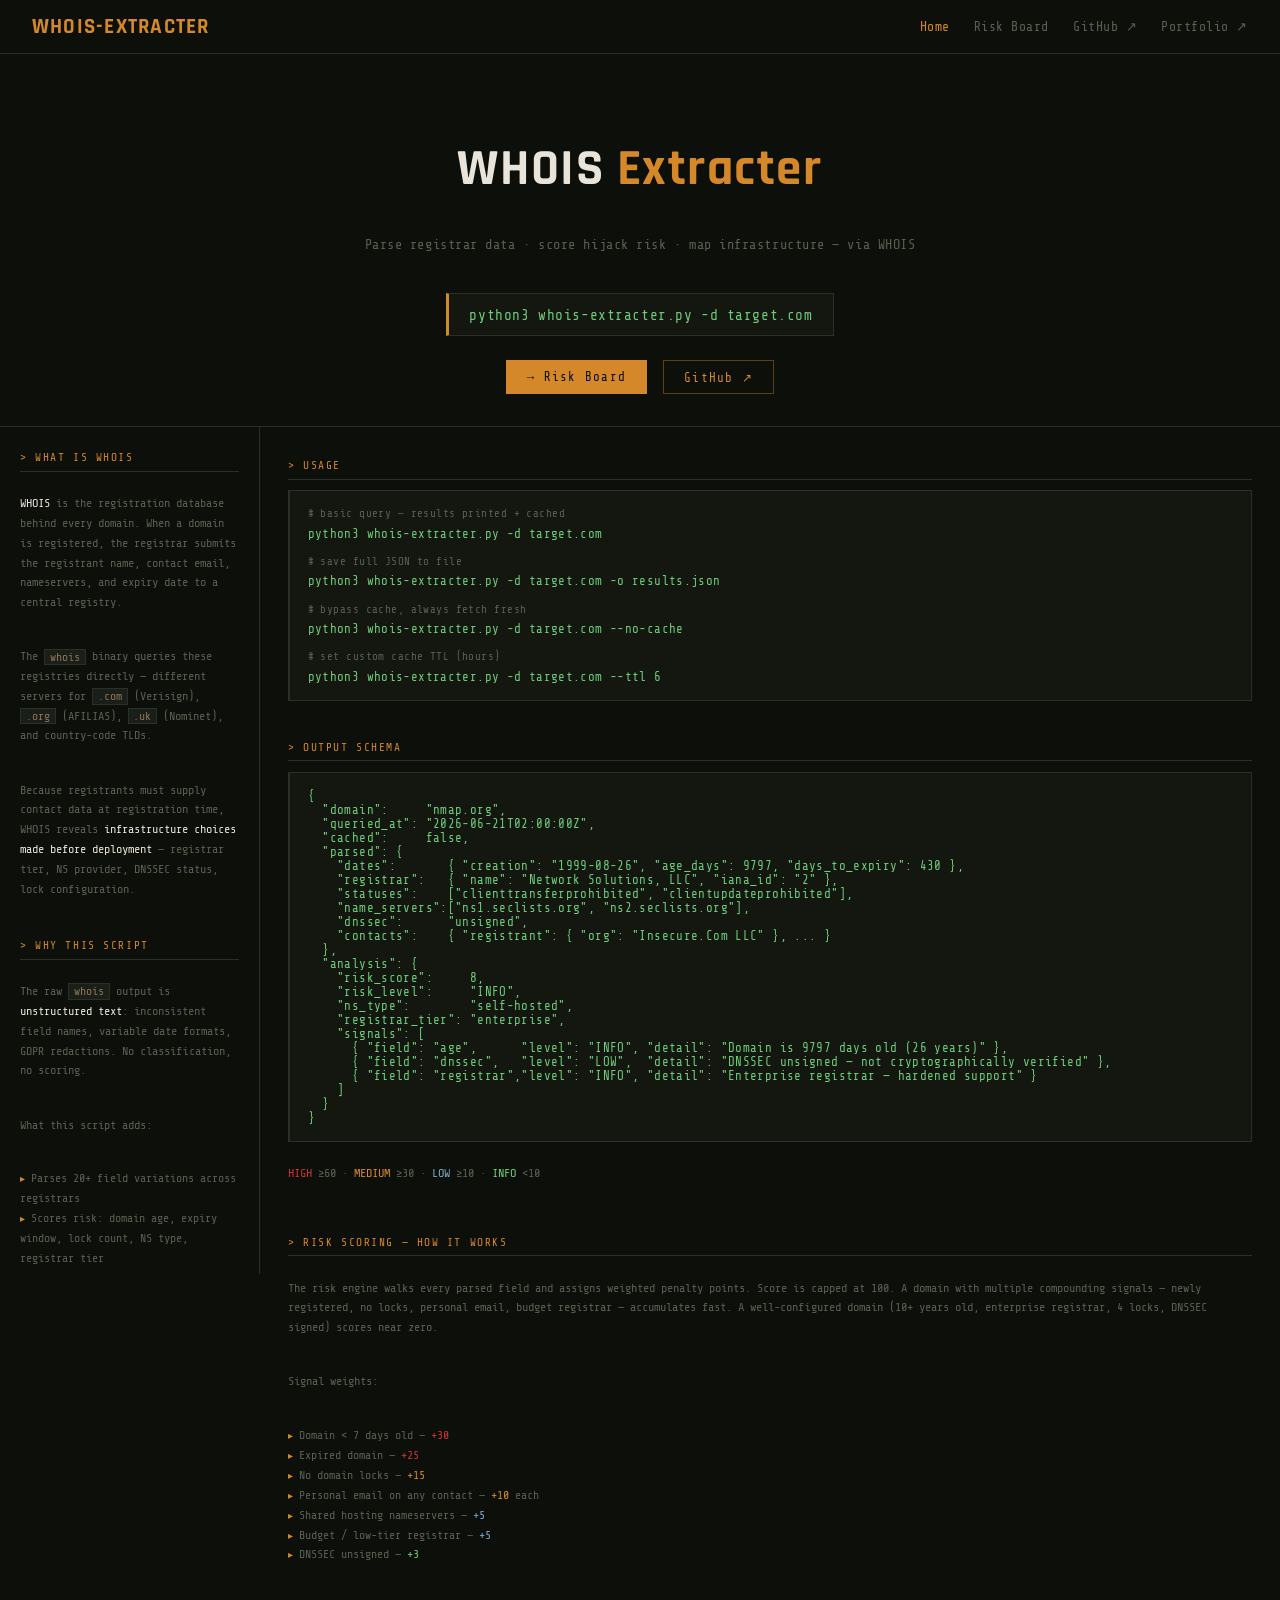
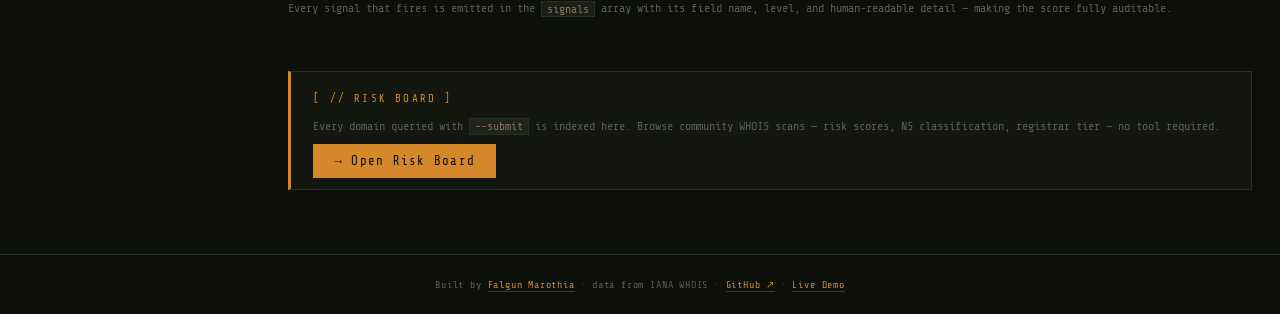
<file: web/index.html>
<!DOCTYPE html>
<html lang="en">
<head>
  <meta charset="UTF-8">
  <meta name="viewport" content="width=device-width, initial-scale=1">
  <title>whois-extracter — Domain Registration Risk Intelligence</title>
  <meta name="description" content="whois-extracter — parse WHOIS records, score domain hijack risk, detect NS infrastructure exposure. Zero pip deps, pure Python stdlib, offline SQLite cache.">
  <link rel="preconnect" href="https://fonts.googleapis.com">
  <link rel="preconnect" href="https://fonts.gstatic.com" crossorigin>
  <link href="https://fonts.googleapis.com/css2?family=Share+Tech+Mono&family=Rajdhani:wght@400;600;700&display=swap" rel="stylesheet">
  <link rel="stylesheet" href="assets/css/style.css">
</head>
<body>

<nav>
  <a class="nav-brand" href="index.html">WHOIS-EXTRACTER</a>
  <div class="nav-links">
    <a href="index.html" class="nav-active">Home</a>
    <a href="risk-board.html">Risk Board</a>
    <a href="https://github.com/fmfalgun/whois-extracter" target="_blank" rel="noopener noreferrer">GitHub ↗</a>
    <a href="https://fmfalgun.github.io" target="_blank" rel="noopener noreferrer">Portfolio ↗</a>
  </div>
</nav>

<div class="hero">
  <h1>WHOIS <span>Extracter</span></h1>
  <p>Parse registrar data · score hijack risk · map infrastructure — via WHOIS</p>
  <div class="install-block">
    <code class="install-cmd">python3 whois-extracter.py -d target.com</code>
  </div>
  <div class="hero-cta-row">
    <a href="risk-board.html" class="cta-btn">→ Risk Board</a>
    <a href="https://github.com/fmfalgun/whois-extracter" target="_blank" rel="noopener noreferrer" class="cta-ghost">GitHub ↗</a>
  </div>
</div>

<div class="layout">

  <!-- LEFT: sticky info panel -->
  <aside class="info-panel">

    <div class="panel-block">
      <div class="panel-heading">&gt; WHAT IS WHOIS</div>
      <p class="panel-text">
        <span class="hl">WHOIS</span> is the registration database behind every domain. When a domain
        is registered, the registrar submits the registrant name, contact email, nameservers, and
        expiry date to a central registry.
      </p>
      <p class="panel-text">
        The <code class="inline-code">whois</code> binary queries these registries directly — different
        servers for <code class="inline-code">.com</code> (Verisign), <code class="inline-code">.org</code>
        (AFILIAS), <code class="inline-code">.uk</code> (Nominet), and country-code TLDs.
      </p>
      <p class="panel-text">
        Because registrants must supply contact data at registration time, WHOIS reveals
        <span class="hl">infrastructure choices made before deployment</span> — registrar tier,
        NS provider, DNSSEC status, lock configuration.
      </p>
    </div>

    <div class="panel-block">
      <div class="panel-heading">&gt; WHY THIS SCRIPT</div>
      <p class="panel-text">
        The raw <code class="inline-code">whois</code> output is <span class="hl">unstructured text</span>:
        inconsistent field names, variable date formats, GDPR redactions. No classification, no scoring.
      </p>
      <p class="panel-text">What this script adds:</p>
      <ul class="panel-list">
        <li>Parses 20+ field variations across registrars</li>
        <li>Scores risk: domain age, expiry window, lock count, NS type, registrar tier</li>
        <li>Detects: personal email, single point of failure, server cluster ID in NS hostname</li>
        <li>SQLite cache — repeat queries instant (24h TTL)</li>
        <li>Structured JSON for piping</li>
      </ul>
    </div>

    <div class="panel-block">
      <div class="panel-heading">&gt; HOW IT WORKS</div>
      <div class="arch-diagram">
        <div class="arch-box input-box">python3 whois-extracter.py -d target.com</div>
        <div class="arch-arrow">▼</div>
        <div class="arch-box engine-box">system whois binary<span class="arch-sub">routes to correct registry: Verisign / RIPE / APNIC</span></div>
        <div class="arch-arrow">▼</div>
        <div class="arch-cache">
          <div class="cache-label">SQLITE CACHE (cache.db)</div>
          <div class="cache-sub">fresh (&lt;24h)? serve instantly<br>stale? call whois binary</div>
        </div>
        <div class="arch-arrow">▼</div>
        <div class="arch-box engine-box">PARSE + RISK ANALYZE<span class="arch-sub">20+ fields · score 0–100 · signals list</span></div>
        <div class="arch-arrow">▼</div>
        <div class="arch-box output-box">JSON OUTPUT + STDOUT SUMMARY</div>
      </div>
    </div>

  </aside>

  <!-- RIGHT: main content -->
  <main class="home-main">

    <div class="panel-block home-panel">
      <div class="panel-heading">&gt; USAGE</div>
      <div class="code-block">
        <div class="code-comment"># basic query — results printed + cached</div>
        <pre class="code-pre">python3 whois-extracter.py -d target.com</pre>
        <div class="code-comment"># save full JSON to file</div>
        <pre class="code-pre">python3 whois-extracter.py -d target.com -o results.json</pre>
        <div class="code-comment"># bypass cache, always fetch fresh</div>
        <pre class="code-pre">python3 whois-extracter.py -d target.com --no-cache</pre>
        <div class="code-comment"># set custom cache TTL (hours)</div>
        <pre class="code-pre">python3 whois-extracter.py -d target.com --ttl 6</pre>
      </div>
    </div>

    <div class="panel-block home-panel">
      <div class="panel-heading">&gt; OUTPUT SCHEMA</div>
      <div class="code-block">
<pre class="code-pre">{
  "domain":     "nmap.org",
  "queried_at": "2026-06-21T02:00:00Z",
  "cached":     false,
  "parsed": {
    "dates":       { "creation": "1999-08-26", "age_days": 9797, "days_to_expiry": 430 },
    "registrar":   { "name": "Network Solutions, LLC", "iana_id": "2" },
    "statuses":    ["clienttransferprohibited", "clientupdateprohibited"],
    "name_servers":["ns1.seclists.org", "ns2.seclists.org"],
    "dnssec":      "unsigned",
    "contacts":    { "registrant": { "org": "Insecure.Com LLC" }, ... }
  },
  "analysis": {
    "risk_score":     8,
    "risk_level":     "INFO",
    "ns_type":        "self-hosted",
    "registrar_tier": "enterprise",
    "signals": [
      { "field": "age",      "level": "INFO", "detail": "Domain is 9797 days old (26 years)" },
      { "field": "dnssec",   "level": "LOW",  "detail": "DNSSEC unsigned — not cryptographically verified" },
      { "field": "registrar","level": "INFO", "detail": "Enterprise registrar — hardened support" }
    ]
  }
}</pre>
      </div>
      <p class="panel-text schema-note">
        <span class="risk-HIGH">HIGH</span> &ge;60 &middot;
        <span class="risk-MEDIUM">MEDIUM</span> &ge;30 &middot;
        <span class="risk-LOW">LOW</span> &ge;10 &middot;
        <span class="risk-INFO">INFO</span> &lt;10
      </p>
    </div>

    <div class="panel-block home-panel">
      <div class="panel-heading">&gt; RISK SCORING — HOW IT WORKS</div>
      <p class="panel-text">
        The risk engine walks every parsed field and assigns weighted penalty points. Score is capped at 100.
        A domain with multiple compounding signals — newly registered, no locks, personal email, budget
        registrar — accumulates fast. A well-configured domain (10+ years old, enterprise registrar,
        4 locks, DNSSEC signed) scores near zero.
      </p>
      <p class="panel-text">Signal weights:</p>
      <ul class="panel-list">
        <li>Domain &lt; 7 days old — <span class="risk-HIGH">+30</span></li>
        <li>Expired domain — <span class="risk-HIGH">+25</span></li>
        <li>No domain locks — <span class="risk-MEDIUM">+15</span></li>
        <li>Personal email on any contact — <span class="risk-MEDIUM">+10</span> each</li>
        <li>Shared hosting nameservers — <span class="risk-LOW">+5</span></li>
        <li>Budget / low-tier registrar — <span class="risk-LOW">+5</span></li>
        <li>DNSSEC unsigned — <span class="risk-INFO">+3</span></li>
      </ul>
      <p class="panel-text">
        Every signal that fires is emitted in the <code class="inline-code">signals</code> array with its
        field name, level, and human-readable detail — making the score fully auditable.
      </p>
    </div>

    <div class="hof-cta-card">
      <div class="hof-cta-label">[ // RISK BOARD ]</div>
      <p class="hof-cta-desc">
        Every domain queried with <code class="inline-code">--submit</code> is indexed here.
        Browse community WHOIS scans — risk scores, NS classification, registrar tier — no tool required.
      </p>
      <a href="risk-board.html" class="cta-btn">→ Open Risk Board</a>
    </div>

  </main>

</div>

<footer class="site-footer">
  Built by <a href="https://fmfalgun.github.io" target="_blank" rel="noopener noreferrer">Falgun Marothia</a>
  &middot; data from IANA WHOIS
  &middot; <a href="https://github.com/fmfalgun/whois-extracter" target="_blank" rel="noopener noreferrer">GitHub ↗</a>
  &middot; <a href="demo.html">Live Demo</a>
</footer>

</body>
</html>
</file>
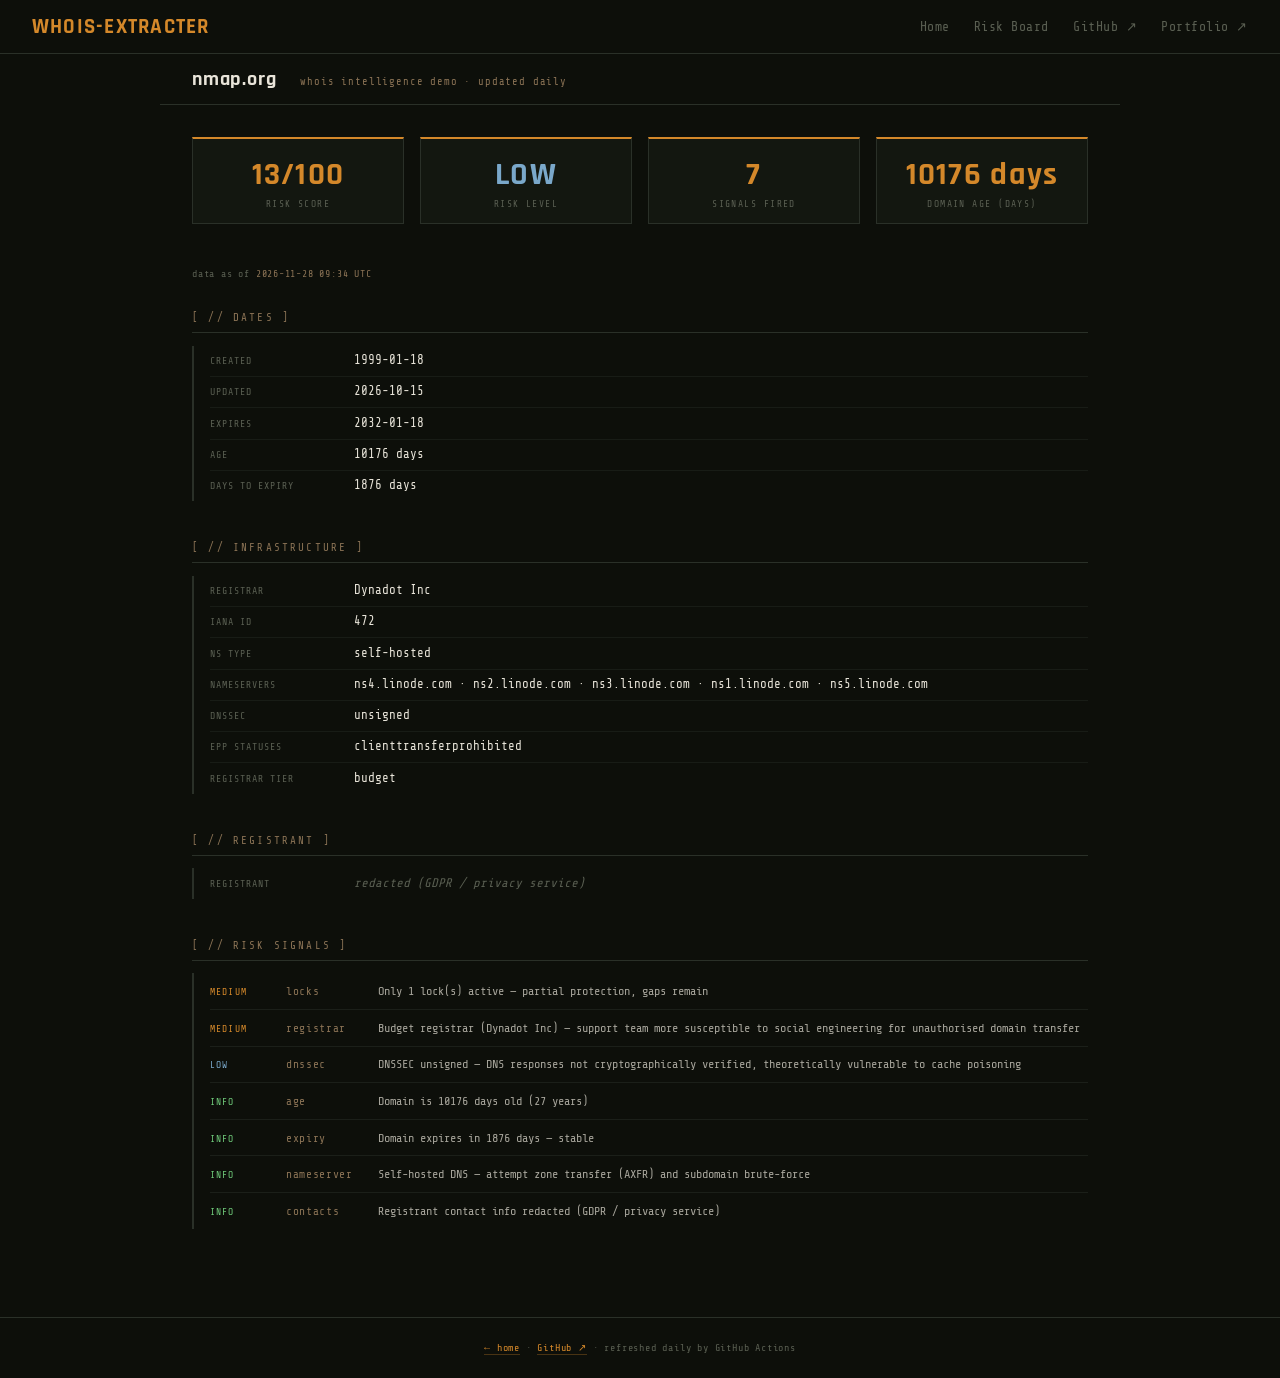
<file: web/demo.html>
<!DOCTYPE html>
<html lang="en">
<head>
  <meta charset="UTF-8">
  <meta name="viewport" content="width=device-width, initial-scale=1">
  <title>whois-extracter — nmap.org demo</title>
  <link rel="preconnect" href="https://fonts.googleapis.com">
  <link rel="preconnect" href="https://fonts.gstatic.com" crossorigin>
  <link href="https://fonts.googleapis.com/css2?family=Share+Tech+Mono&family=Rajdhani:wght@400;600;700&display=swap" rel="stylesheet">
  <link rel="stylesheet" href="assets/css/style.css">
</head>
<body>

  <nav>
    <a class="nav-brand" href="index.html">WHOIS-EXTRACTER</a>
    <div class="nav-links">
      <a href="index.html">Home</a>
      <a href="risk-board.html">Risk Board</a>
      <a href="https://github.com/fmfalgun/whois-extracter" target="_blank" rel="noopener noreferrer">GitHub ↗</a>
      <a href="https://fmfalgun.github.io" target="_blank" rel="noopener noreferrer">Portfolio ↗</a>
    </div>
  </nav>

  <div class="domain-header">
    <span id="demo-domain" class="domain-name-display">nmap.org</span>
    <span class="domain-contributor">whois intelligence demo · updated daily</span>
  </div>

  <div id="error-box"><span id="error-message"></span></div>

  <section id="stats-row" class="stats-row">
    <div class="stat-badge">
      <span class="stat-value" id="val-risk-score">—</span>
      <span class="stat-label">Risk Score</span>
    </div>
    <div class="stat-badge">
      <span class="stat-value" id="val-risk-level">—</span>
      <span class="stat-label">Risk Level</span>
    </div>
    <div class="stat-badge">
      <span class="stat-value" id="val-signals">—</span>
      <span class="stat-label">Signals Fired</span>
    </div>
    <div class="stat-badge">
      <span class="stat-value" id="val-age">—</span>
      <span class="stat-label">Domain Age (days)</span>
    </div>
  </section>

  <main id="results">

    <p id="queried-at-line">data as of <span id="queried-at">—</span></p>

    <!-- DATES section -->
    <section class="section" id="section-dates">
      <h2 class="section-title">[ // DATES ]</h2>
      <div class="infra-grid" id="dates-grid"></div>
    </section>

    <!-- INFRASTRUCTURE section -->
    <section class="section" id="section-infra">
      <h2 class="section-title">[ // INFRASTRUCTURE ]</h2>
      <div class="infra-grid" id="infra-grid"></div>
    </section>

    <!-- REGISTRANT section -->
    <section class="section" id="section-contacts">
      <h2 class="section-title">[ // REGISTRANT ]</h2>
      <div class="infra-grid" id="contacts-grid"></div>
    </section>

    <!-- RISK SIGNALS section -->
    <section class="section" id="section-signals">
      <h2 class="section-title">[ // RISK SIGNALS ]</h2>
      <div class="entry-list" id="signals-list"></div>
    </section>

  </main>

  <footer class="site-footer">
    <a href="index.html">← home</a>
    &middot; <a href="https://github.com/fmfalgun/whois-extracter" target="_blank" rel="noopener noreferrer">GitHub ↗</a>
    &middot; refreshed daily by GitHub Actions
  </footer>

  <script src="assets/js/demo.js"></script>
</body>
</html>
</file>
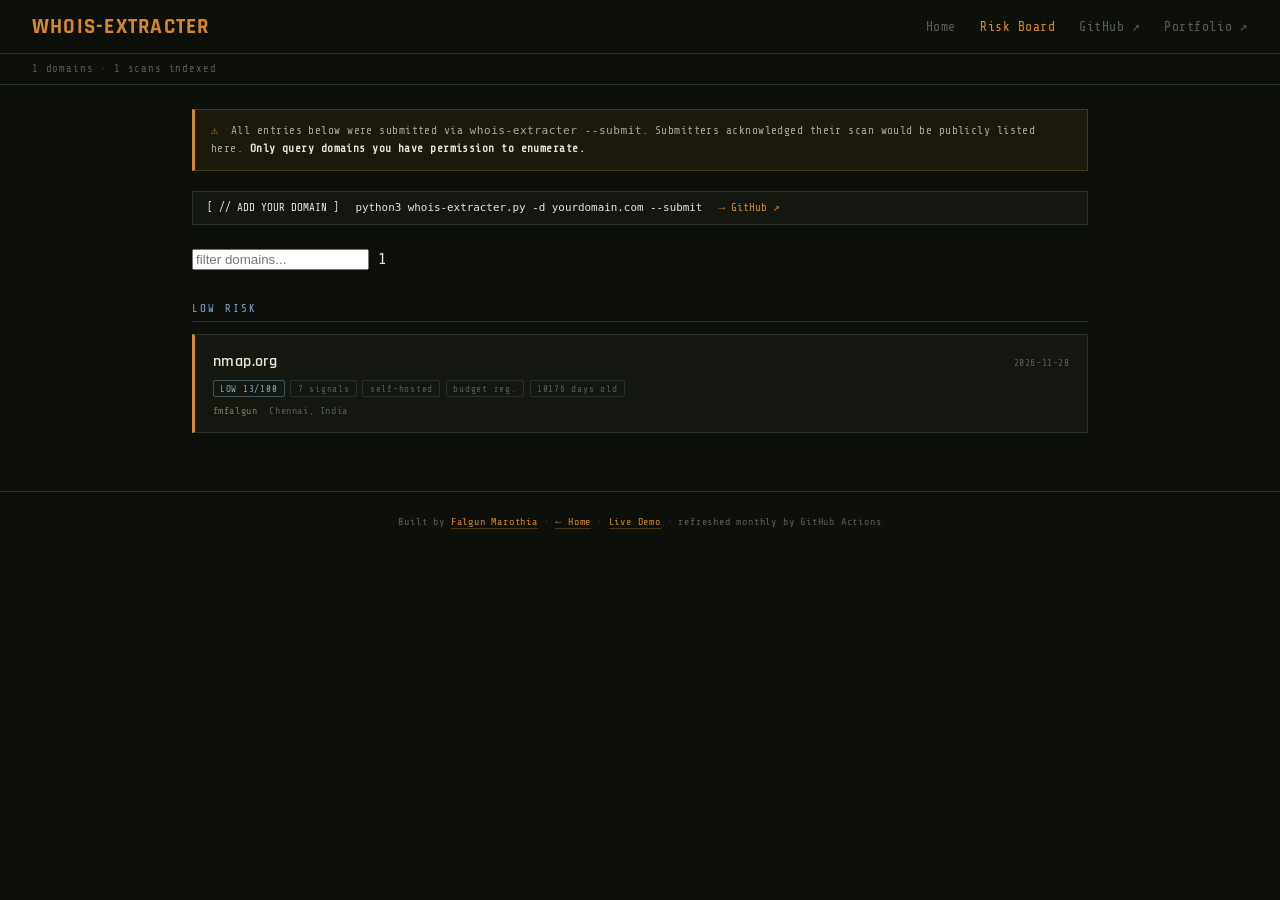
<file: web/domain.html>
<!DOCTYPE html>
<html lang="en">
<head>
  <meta charset="UTF-8">
  <meta name="viewport" content="width=device-width, initial-scale=1">
  <title>whois-extracter — domain detail</title>
  <link rel="preconnect" href="https://fonts.googleapis.com">
  <link rel="preconnect" href="https://fonts.gstatic.com" crossorigin>
  <link href="https://fonts.googleapis.com/css2?family=Share+Tech+Mono&family=Rajdhani:wght@400;600;700&display=swap" rel="stylesheet">
  <link rel="stylesheet" href="assets/css/style.css">
</head>
<body>

  <nav>
    <a class="nav-brand" href="index.html">WHOIS-EXTRACTER</a>
    <div class="nav-links">
      <a href="index.html">Home</a>
      <a href="risk-board.html" class="nav-active">Risk Board</a>
      <a href="https://github.com/fmfalgun/whois-extracter" target="_blank" rel="noopener noreferrer">GitHub ↗</a>
      <a href="https://fmfalgun.github.io" target="_blank" rel="noopener noreferrer">Portfolio ↗</a>
    </div>
  </nav>

  <!-- Domain name + contributor shown below nav -->
  <div class="domain-header">
    <span id="domain-name-display" class="domain-name-display">—</span>
    <span id="contributor-meta" class="domain-contributor"></span>
  </div>

  <div id="error-box"><span id="error-message"></span></div>

  <!-- Stats row -->
  <section id="stats-row" class="stats-row">
    <div class="stat-badge">
      <span class="stat-value" id="val-risk-score">—</span>
      <span class="stat-label">Risk Score</span>
    </div>
    <div class="stat-badge">
      <span class="stat-value" id="val-risk-level">—</span>
      <span class="stat-label">Risk Level</span>
    </div>
    <div class="stat-badge">
      <span class="stat-value" id="val-signals">—</span>
      <span class="stat-label">Signals Fired</span>
    </div>
    <div class="stat-badge">
      <span class="stat-value" id="val-age">—</span>
      <span class="stat-label">Domain Age (days)</span>
    </div>
  </section>

  <main id="results">

    <p id="queried-at-line">data as of <span id="queried-at">—</span></p>

    <section class="section" id="section-dates">
      <h2 class="section-title">[ // DATES ]</h2>
      <div class="infra-grid" id="dates-grid"></div>
    </section>

    <section class="section" id="section-infra">
      <h2 class="section-title">[ // INFRASTRUCTURE ]</h2>
      <div class="infra-grid" id="infra-grid"></div>
    </section>

    <section class="section" id="section-contacts">
      <h2 class="section-title">[ // REGISTRANT ]</h2>
      <div class="infra-grid" id="contacts-grid"></div>
    </section>

    <section class="section" id="section-signals">
      <h2 class="section-title">[ // RISK SIGNALS ]</h2>
      <div class="entry-list" id="signals-list"></div>
    </section>

  </main>

  <footer class="site-footer">
    <a href="risk-board.html">← risk board</a>
    &middot; <a href="index.html">home</a>
    &middot; <a href="https://github.com/fmfalgun/whois-extracter" target="_blank" rel="noopener noreferrer">GitHub ↗</a>
    &middot; refreshed monthly by GitHub Actions
  </footer>

  <script src="assets/js/domain.js"></script>
</body>
</html>
</file>
<file: web/assets/css/style.css>
/* whois-extracter — tactical dark (FM//SEC palette) */

:root {
  --black:  #0D0F0A;
  --card:   #131710;
  --border: #2A3028;
  --cream:  #E8E4D9;
  --dim:    #5A5F52;
  --amber:  #D4882A;
  --khaki:  #8B7355;
  --green:  #6FCA7A;
  --blue:   #7AA8CA;
  --red:    #CC3333;
  --font-mono: 'Share Tech Mono', 'Courier New', monospace;
  --font-display: 'Rajdhani', sans-serif;
}

* { box-sizing: border-box; }

body {
  background-color: var(--black);
  font-family: var(--font-mono);
  color: var(--cream);
  margin: 0;
}

/* ── Header ─────────────────────────────────────────────────────────── */

header {
  background-color: var(--card);
  padding: 14px 24px;
  border-bottom: 1px solid var(--border);
  display: flex;
  align-items: center;
  justify-content: space-between;
}

/* ── Outer layout (stats live outside <main>) ───────────────────────── */

#stats-row {
  max-width: 960px;
  margin: 2rem auto 0;
  padding: 0 2rem;
}

main {
  max-width: 960px;
  margin: 0 auto;
  padding: 1.5rem 2rem 3rem;
}

/* ── Stats row ──────────────────────────────────────────────────────── */

.stats-row {
  display: flex;
  gap: 1rem;
  flex-wrap: wrap;
  margin-bottom: 0;
}

.stat-badge {
  background-color: var(--card);
  border: 1px solid var(--border);
  border-top: 2px solid var(--amber);
  padding: .9rem 1.4rem;
  text-align: center;
  flex: 1;
  min-width: 120px;
}

.stat-value {
  font-family: var(--font-display);
  font-size: 2rem;
  font-weight: 700;
  color: var(--amber);
  display: block;
  letter-spacing: .04em;
}

.stat-label {
  font-family: var(--font-mono);
  font-size: .6rem;
  letter-spacing: .15em;
  text-transform: uppercase;
  color: var(--dim);
  display: block;
  margin-top: .25rem;
}

/* ── Queried-at metadata line ───────────────────────────────────────── */

#queried-at-line {
  font-size: .62rem;
  letter-spacing: .08em;
  color: var(--dim);
  margin: 1.25rem 0 2rem;
}

#queried-at-line span { color: var(--khaki); }

/* ── Sections ───────────────────────────────────────────────────────── */

.section {
  margin-bottom: 2.5rem;
}

.section-title {
  font-family: var(--font-mono);
  font-size: .68rem;
  font-weight: normal;
  letter-spacing: .2em;
  color: var(--khaki);
  margin-bottom: .8rem;
  padding-bottom: .5rem;
  border-bottom: 1px solid var(--border);
  text-transform: uppercase;
}

.section-title.direct   { color: var(--green); }
.section-title.wildcard { color: var(--blue); }
.section-title.leak     { color: var(--red); }

.section-note {
  font-size: .63rem;
  letter-spacing: .06em;
  color: var(--dim);
  margin-bottom: .8rem;
  font-style: italic;
}

.section-tooltip {
  cursor: help;
  opacity: .55;
  font-style: normal;
}

/* ── Entry list ─────────────────────────────────────────────────────── */

.entry-list {
  border-left: 2px solid var(--border);
  padding-left: 1rem;
}

.entry {
  display: flex;
  align-items: center;
  gap: 12px;
  padding: .5rem 0;
  border-bottom: 1px solid rgba(42,48,40,.5);
}

.entry:last-child { border-bottom: none; }

.entry-name {
  flex: 1;
  color: var(--cream);
  font-size: .82rem;
  letter-spacing: .02em;
}

.entry-issuer {
  color: var(--dim);
  font-size: .7rem;
  min-width: 140px;
}

.entry-dates {
  color: var(--dim);
  font-size: .67rem;
  min-width: 180px;
}

.entry-link {
  font-size: .63rem;
  letter-spacing: .08em;
  color: var(--amber);
  text-decoration: none;
  border-bottom: 1px solid rgba(212,136,42,.35);
  padding-bottom: 1px;
  transition: border-color .2s;
}

.entry-link:hover { border-color: var(--amber); }

.empty {
  color: var(--dim);
  font-size: .75rem;
  font-style: italic;
}

/* ── Error box ──────────────────────────────────────────────────────── */

#error-box {
  display: none;
  border: 1px solid var(--red);
  border-left: 3px solid var(--red);
  background: rgba(204,51,51,.06);
  color: var(--red);
  font-size: .75rem;
  padding: .75rem 1rem;
  margin: 1.5rem 2rem;
}

/* ── Footer ─────────────────────────────────────────────────────────── */

footer {
  font-family: var(--font-mono);
  font-size: .63rem;
  letter-spacing: .08em;
  color: var(--dim);
  text-align: center;
  padding: 1.5rem 2rem;
  border-top: 1px solid var(--border);
}

.footer-sep { margin: 0 .5rem; opacity: .4; }

footer a {
  color: var(--amber);
  text-decoration: none;
  border-bottom: 1px solid rgba(212,136,42,.3);
  padding-bottom: 1px;
  transition: border-color .2s;
}

footer a:hover { border-color: var(--amber); }

/* ── Nav (consistent across all pages — matches portfolio) ──────────── */

nav {
  display: flex;
  align-items: center;
  justify-content: space-between;
  padding: .85rem 2rem;
  border-bottom: 1px solid var(--border);
  background: var(--black);
  position: sticky;
  top: 0;
  z-index: 100;
}

.nav-brand {
  font-family: var(--font-display);
  font-size: 1.3rem;
  font-weight: 700;
  color: var(--amber);
  letter-spacing: .06em;
  text-decoration: none;
}

.nav-links { display: flex; gap: 1.5rem; }

.nav-links a {
  color: var(--dim);
  text-decoration: none;
  font-family: var(--font-mono);
  font-size: .82rem;
  letter-spacing: .04em;
  transition: color .2s;
}

.nav-links a:hover { color: var(--amber); }
.nav-active { color: var(--amber) !important; pointer-events: none; }

/* ── Hero (home page) ───────────────────────────────────────────────── */

.hero {
  padding: 3rem 2rem 2rem;
  text-align: center;
  border-bottom: 1px solid var(--border);
}

.hero h1 {
  font-family: var(--font-display);
  font-size: clamp(2rem, 5vw, 3.2rem);
  font-weight: 700;
  color: var(--cream);
  letter-spacing: .03em;
}

.hero h1 span { color: var(--amber); }

.hero > p {
  color: var(--dim);
  font-family: var(--font-mono);
  font-size: .85rem;
  margin-top: .6rem;
  letter-spacing: .04em;
}

.install-block {
  margin: 1.75rem auto 0;
  display: inline-block;
  background: var(--card);
  border: 1px solid var(--border);
  border-left: 3px solid var(--amber);
  padding: .7rem 1.25rem;
}

.install-cmd {
  font-family: var(--font-mono);
  font-size: .9rem;
  color: var(--green);
  letter-spacing: .04em;
}

.hero-cta-row {
  display: flex;
  justify-content: center;
  gap: 1rem;
  margin-top: 1.5rem;
  flex-wrap: wrap;
}

.cta-btn {
  font-family: var(--font-mono);
  font-size: .78rem;
  letter-spacing: .1em;
  color: var(--black);
  background: var(--amber);
  padding: .55rem 1.25rem;
  text-decoration: none;
  border: 1px solid var(--amber);
  transition: opacity .2s;
}
.cta-btn:hover { opacity: .85; color: var(--black); }

.cta-ghost {
  font-family: var(--font-mono);
  font-size: .78rem;
  letter-spacing: .1em;
  color: var(--amber);
  border: 1px solid rgba(212,136,42,.4);
  padding: .55rem 1.25rem;
  text-decoration: none;
  transition: border-color .2s;
}
.cta-ghost:hover { border-color: var(--amber); color: var(--amber); }

/* ── Two-column layout (home page) ─────────────────────────────────── */

.layout {
  display: grid;
  grid-template-columns: 260px 1fr;
  max-width: 1280px;
  margin: 0 auto;
  align-items: start;
}

.layout main {
  max-width: none;
  margin: 0;
  padding: 2rem 1.75rem 4rem;
  min-width: 0;
}

/* ── Info panel (sticky left sidebar) ──────────────────────────────── */

.info-panel {
  position: sticky;
  top: 53px;
  height: calc(100vh - 53px);
  overflow-y: auto;
  overflow-x: hidden;
  border-right: 1px solid var(--border);
  padding: 1.5rem 1.25rem;
  display: flex;
  flex-direction: column;
  gap: 1.75rem;
  scrollbar-width: thin;
  scrollbar-color: var(--border) transparent;
}
.info-panel::-webkit-scrollbar { width: 4px; }
.info-panel::-webkit-scrollbar-thumb { background: var(--border); }

.panel-block {
  display: flex;
  flex-direction: column;
  gap: .65rem;
}

.panel-heading {
  font-family: var(--font-mono);
  font-size: .7rem;
  color: var(--amber);
  letter-spacing: .14em;
  text-transform: uppercase;
  padding-bottom: .4rem;
  border-bottom: 1px solid var(--border);
}

.panel-text {
  font-family: var(--font-mono);
  font-size: .75rem;
  color: var(--dim);
  line-height: 1.65;
}

.panel-text .hl { color: var(--cream); }
.panel-text .inline-code,
.inline-code {
  font-family: var(--font-mono);
  font-size: .72rem;
  background: rgba(42,48,40,.5);
  color: var(--khaki);
  padding: .05rem .3rem;
  border: 1px solid var(--border);
}

.panel-list {
  font-family: var(--font-mono);
  font-size: .73rem;
  color: var(--dim);
  line-height: 1.7;
  list-style: none;
  padding: 0;
}

.panel-list li::before {
  content: '▸ ';
  color: var(--amber);
  font-size: .65rem;
}

/* ── Arch diagram ───────────────────────────────────────────────────── */

.arch-diagram {
  display: flex;
  flex-direction: column;
  align-items: center;
  gap: .28rem;
  font-family: var(--font-mono);
  font-size: .7rem;
}

.arch-box {
  width: 100%;
  background: rgba(42,48,40,.4);
  border: 1px solid var(--border);
  padding: .4rem .6rem;
  color: var(--cream);
  text-align: center;
  font-size: .68rem;
  letter-spacing: .05em;
  display: flex;
  flex-direction: column;
  gap: .1rem;
}

.arch-sub  { color: var(--dim); font-size: .6rem; }
.input-box  { border-color: var(--amber); color: var(--amber); }
.output-box { border-color: var(--blue);  color: var(--blue);  font-size: .62rem; }
.engine-box { border-color: var(--border); }
.arch-arrow { color: var(--dim); font-size: .8rem; line-height: 1; }

.arch-cache {
  width: 100%;
  border: 1px dashed var(--border);
  padding: .35rem .6rem;
  text-align: center;
}
.cache-label { color: var(--amber); font-size: .65rem; letter-spacing: .06em; }
.cache-sub   { color: var(--dim);   font-size: .58rem; margin-top: .1rem; line-height: 1.4; }

/* ── Code blocks (home page right panel) ───────────────────────────── */

.home-panel {
  margin-bottom: 2.5rem;
}

.code-block {
  background: var(--card);
  border: 1px solid var(--border);
  border-left: 2px solid var(--border);
  padding: 1rem 1.1rem;
  display: flex;
  flex-direction: column;
  gap: .4rem;
}

.code-comment {
  font-family: var(--font-mono);
  font-size: .68rem;
  color: var(--dim);
  letter-spacing: .04em;
  margin-top: .5rem;
}
.code-comment:first-child { margin-top: 0; }

.code-pre {
  font-family: var(--font-mono);
  font-size: .78rem;
  color: var(--green);
  letter-spacing: .03em;
  white-space: pre;
  overflow-x: auto;
  margin: 0;
}

.schema-note {
  margin-top: .75rem;
}

/* ── Colour helpers (used in text) ─────────────────────────────────── */

.direct-hl   { color: var(--green); }
.wildcard-hl { color: var(--blue); }
.leak-hl     { color: var(--red); }

/* ── Hall-of-fame CTA card (home page) ─────────────────────────────── */

.hof-cta-card {
  background: var(--card);
  border: 1px solid var(--border);
  border-left: 3px solid var(--amber);
  padding: 1.25rem 1.4rem;
  margin-top: 2rem;
}

.hof-cta-label {
  font-family: var(--font-mono);
  font-size: .68rem;
  letter-spacing: .2em;
  color: var(--amber);
  margin-bottom: .7rem;
}

.hof-cta-desc {
  font-family: var(--font-mono);
  font-size: .75rem;
  color: var(--dim);
  line-height: 1.6;
  margin-bottom: .9rem;
}

/* ── Sub-header (reused as .domain-header label bar) ───────────────── */

.hof-subheader {
  border-bottom: 1px solid var(--border);
  padding: .55rem 2rem;
  font-family: var(--font-mono);
  font-size: .65rem;
  letter-spacing: .08em;
  color: var(--dim);
}

/* ── Domain detail — header row below nav ───────────────────────────── */

.domain-header {
  max-width: 960px;
  margin: 0 auto;
  padding: .75rem 2rem;
  border-bottom: 1px solid var(--border);
  display: flex;
  align-items: baseline;
  gap: 1.5rem;
}

.domain-name-display {
  font-family: var(--font-display);
  font-size: 1.25rem;
  font-weight: 700;
  color: var(--cream);
  letter-spacing: .04em;
}

.domain-contributor {
  font-family: var(--font-mono);
  font-size: .65rem;
  letter-spacing: .08em;
  color: var(--khaki);
}

/* ── Site footer (home / hof / domain pages) ────────────────────────── */

.site-footer {
  font-family: var(--font-mono);
  font-size: .63rem;
  letter-spacing: .08em;
  color: var(--dim);
  text-align: center;
  padding: 1.5rem 2rem;
  border-top: 1px solid var(--border);
}

.site-footer a {
  color: var(--amber);
  text-decoration: none;
  border-bottom: 1px solid rgba(212,136,42,.3);
  padding-bottom: 1px;
  transition: border-color .2s;
}
.site-footer a:hover { border-color: var(--amber); }

/* ── Responsive — nav + layout ──────────────────────────────────────── */

@media (max-width: 900px) {
  .layout {
    grid-template-columns: 1fr;
  }

  .info-panel {
    position: static;
    height: auto;
    border-right: none;
    border-bottom: 1px solid var(--border);
  }

  .layout main { padding: 1.5rem 1.25rem 3rem; }
}

@media (max-width: 600px) {
  nav { padding: .75rem 1rem; }
  .nav-brand { font-size: 1.1rem; }
  .nav-links { gap: .9rem; }
  .nav-links a { font-size: .72rem; }
  .hero { padding: 2rem 1rem 1.5rem; }
  .hero-cta-row { flex-direction: column; align-items: center; }
  .hof-subheader { padding: .5rem 1rem; }
  .domain-header { padding: .6rem 1rem; }
}

/* ── Back link (domain detail page — legacy, nav replaces it) ────────── */

#back-link {
  font-family: var(--font-mono);
  font-size: .62rem;
  letter-spacing: .12em;
  color: var(--amber);
  text-decoration: none;
  border-bottom: 1px solid rgba(212,136,42,.3);
  padding-bottom: 1px;
  transition: border-color .2s;
  white-space: nowrap;
}
#back-link:hover { border-color: var(--amber); color: var(--amber); }

#contributor-meta {
  font-family: var(--font-mono);
  font-size: .62rem;
  letter-spacing: .08em;
  color: var(--khaki);
}

/* ── Global links ───────────────────────────────────────────────────── */

a { color: var(--amber); text-decoration: none; }
a:hover { color: var(--cream); }

/* ── Responsive ─────────────────────────────────────────────────────── */

@media (max-width: 600px) {
  #stats-row,
  main { padding-left: 1rem; padding-right: 1rem; }

  .stat-badge { min-width: calc(50% - .5rem); }

  .entry {
    flex-direction: column;
    align-items: flex-start;
    gap: .25rem;
  }

  .entry-issuer,
  .entry-dates { min-width: unset; }
}

/* ══════════════════════════════════════════════════════════════════════
   WHOIS-EXTRACTER SPECIFIC ADDITIONS
   ══════════════════════════════════════════════════════════════════════ */

/* ── Risk level colours ─────────────────────────────────────────────── */

.risk-HIGH   { color: var(--red); }
.risk-MEDIUM { color: var(--amber); }
.risk-LOW    { color: var(--blue); }
.risk-INFO   { color: var(--green); }

.risk-badge {
  font-family: var(--font-mono);
  font-size: .62rem;
  letter-spacing: .12em;
  padding: .15rem .45rem;
  border: 1px solid;
  border-radius: 2px;
  white-space: nowrap;
}
.risk-badge.risk-HIGH   { border-color: rgba(204,51,51,.4);   background: rgba(204,51,51,.08); }
.risk-badge.risk-MEDIUM { border-color: rgba(212,136,42,.4);  background: rgba(212,136,42,.08); }
.risk-badge.risk-LOW    { border-color: rgba(122,168,202,.4); background: rgba(122,168,202,.08); }
.risk-badge.risk-INFO   { border-color: rgba(111,202,122,.4); background: rgba(111,202,122,.08); }

/* ── Signal rows ────────────────────────────────────────────────────── */

.signal-row {
  display: flex;
  align-items: baseline;
  gap: .75rem;
  padding: .55rem 0;
  border-bottom: 1px solid rgba(42,48,40,.5);
  font-family: var(--font-mono);
  font-size: .78rem;
}
.signal-row:last-child { border-bottom: none; }

.signal-level {
  font-size: .6rem;
  letter-spacing: .12em;
  min-width: 64px;
  white-space: nowrap;
}

.signal-field {
  color: var(--khaki);
  font-size: .7rem;
  letter-spacing: .06em;
  min-width: 80px;
  white-space: nowrap;
}

.signal-detail {
  color: rgba(232,228,217,.7);
  font-size: .75rem;
  line-height: 1.5;
  flex: 1;
}

/* ── Infra key-value grid ───────────────────────────────────────────── */

.infra-grid {
  display: flex;
  flex-direction: column;
  gap: 0;
  border-left: 2px solid var(--border);
  padding-left: 1rem;
}

.infra-row {
  display: flex;
  gap: 1.5rem;
  align-items: baseline;
  padding: .4rem 0;
  border-bottom: 1px solid rgba(42,48,40,.4);
  font-family: var(--font-mono);
}
.infra-row:last-child { border-bottom: none; }

.infra-key {
  font-size: .62rem;
  letter-spacing: .1em;
  color: var(--dim);
  min-width: 120px;
  flex-shrink: 0;
  text-transform: uppercase;
}

.infra-val {
  font-size: .78rem;
  color: var(--cream);
  line-height: 1.4;
  word-break: break-all;
}

.infra-val.empty { color: var(--dim); font-style: italic; }

/* ── stat-value colour override when it holds a risk level ─────────── */

#val-risk-level.risk-HIGH   { color: var(--red); }
#val-risk-level.risk-MEDIUM { color: var(--amber); }
#val-risk-level.risk-LOW    { color: var(--blue); }
#val-risk-level.risk-INFO   { color: var(--green); }

/* ── Risk Board — Disclaimer ────────────────────────────────────────── */

#rb-disclaimer {
  background: rgba(212,136,42,.07);
  border: 1px solid rgba(212,136,42,.25);
  border-left: 3px solid var(--amber);
  padding: .75rem 1rem;
  font-size: .7rem;
  letter-spacing: .04em;
  color: rgba(232,228,217,.7);
  margin-bottom: 1.25rem;
  line-height: 1.6;
}
#rb-disclaimer .disclaimer-icon { color: var(--amber); margin-right: .4rem; }
#rb-disclaimer strong { color: var(--cream); }

/* ── Risk Board — How to add ────────────────────────────────────────── */

#rb-howto {
  display: flex;
  align-items: center;
  gap: 1rem;
  flex-wrap: wrap;
  margin-bottom: 1.5rem;
  padding: .6rem .9rem;
  background: var(--card);
  border: 1px solid var(--border);
  font-size: .68rem;
}

/* ── Risk Board — Stats subheader ───────────────────────────────────── */

#rb-stats {
  font-family: var(--font-mono);
  font-size: .65rem;
  letter-spacing: .08em;
  color: var(--dim);
}

/* ── Risk Board — Level section heading ─────────────────────────────── */

.rb-level-heading {
  font-family: var(--font-mono);
  font-size: .68rem;
  letter-spacing: .2em;
  text-transform: uppercase;
  padding: .5rem 0 .4rem;
  margin: 1.5rem 0 .75rem;
  border-bottom: 1px solid var(--border);
}
.rb-level-heading.risk-HIGH   { color: var(--red); }
.rb-level-heading.risk-MEDIUM { color: var(--amber); }
.rb-level-heading.risk-LOW    { color: var(--blue); }
.rb-level-heading.risk-INFO   { color: var(--green); }

/* ── Risk Board — Domain cards ──────────────────────────────────────── */

.domain-card {
  background: var(--card);
  border: 1px solid var(--border);
  border-left: 3px solid var(--amber);
  padding: 1rem 1.1rem;
  cursor: pointer;
  transition: border-left-color .2s, background .2s;
  margin-bottom: .6rem;
}
.domain-card:hover { background: #161A12; border-left-color: var(--cream); }

.card-header-row {
  display: flex;
  justify-content: space-between;
  align-items: baseline;
  margin-bottom: .5rem;
}
.card-domain {
  font-family: var(--font-display);
  font-size: 1rem;
  font-weight: 600;
  color: var(--cream);
  letter-spacing: .03em;
  word-break: break-all;
}
.card-date {
  font-family: var(--font-mono);
  font-size: .6rem;
  letter-spacing: .06em;
  color: var(--dim);
  white-space: nowrap;
  margin-left: .5rem;
}
.card-stats {
  display: flex;
  flex-wrap: wrap;
  gap: .35rem;
  margin-bottom: .5rem;
}
.card-stat {
  font-family: var(--font-mono);
  font-size: .58rem;
  letter-spacing: .08em;
  color: var(--dim);
  border: 1px solid var(--border);
  padding: .15rem .4rem;
  border-radius: 2px;
}

/* risk chip on card — coloured border matching risk level */
.risk-chip.risk-HIGH   { color: var(--red);   border-color: rgba(204,51,51,.4); }
.risk-chip.risk-MEDIUM { color: var(--amber);  border-color: rgba(212,136,42,.4); }
.risk-chip.risk-LOW    { color: var(--blue);   border-color: rgba(122,168,202,.4); }
.risk-chip.risk-INFO   { color: var(--green);  border-color: rgba(111,202,122,.4); }

.card-contributor {
  font-family: var(--font-mono);
  font-size: .62rem;
  letter-spacing: .06em;
  color: var(--dim);
}
.card-name { color: var(--khaki); margin-right: .4rem; }

/* ── Risk Board — Responsive ────────────────────────────────────────── */

@media (max-width: 600px) {
  #rb-howto { flex-direction: column; align-items: flex-start; gap: .5rem; }
  #search-input { max-width: 100%; }
}
</file>
